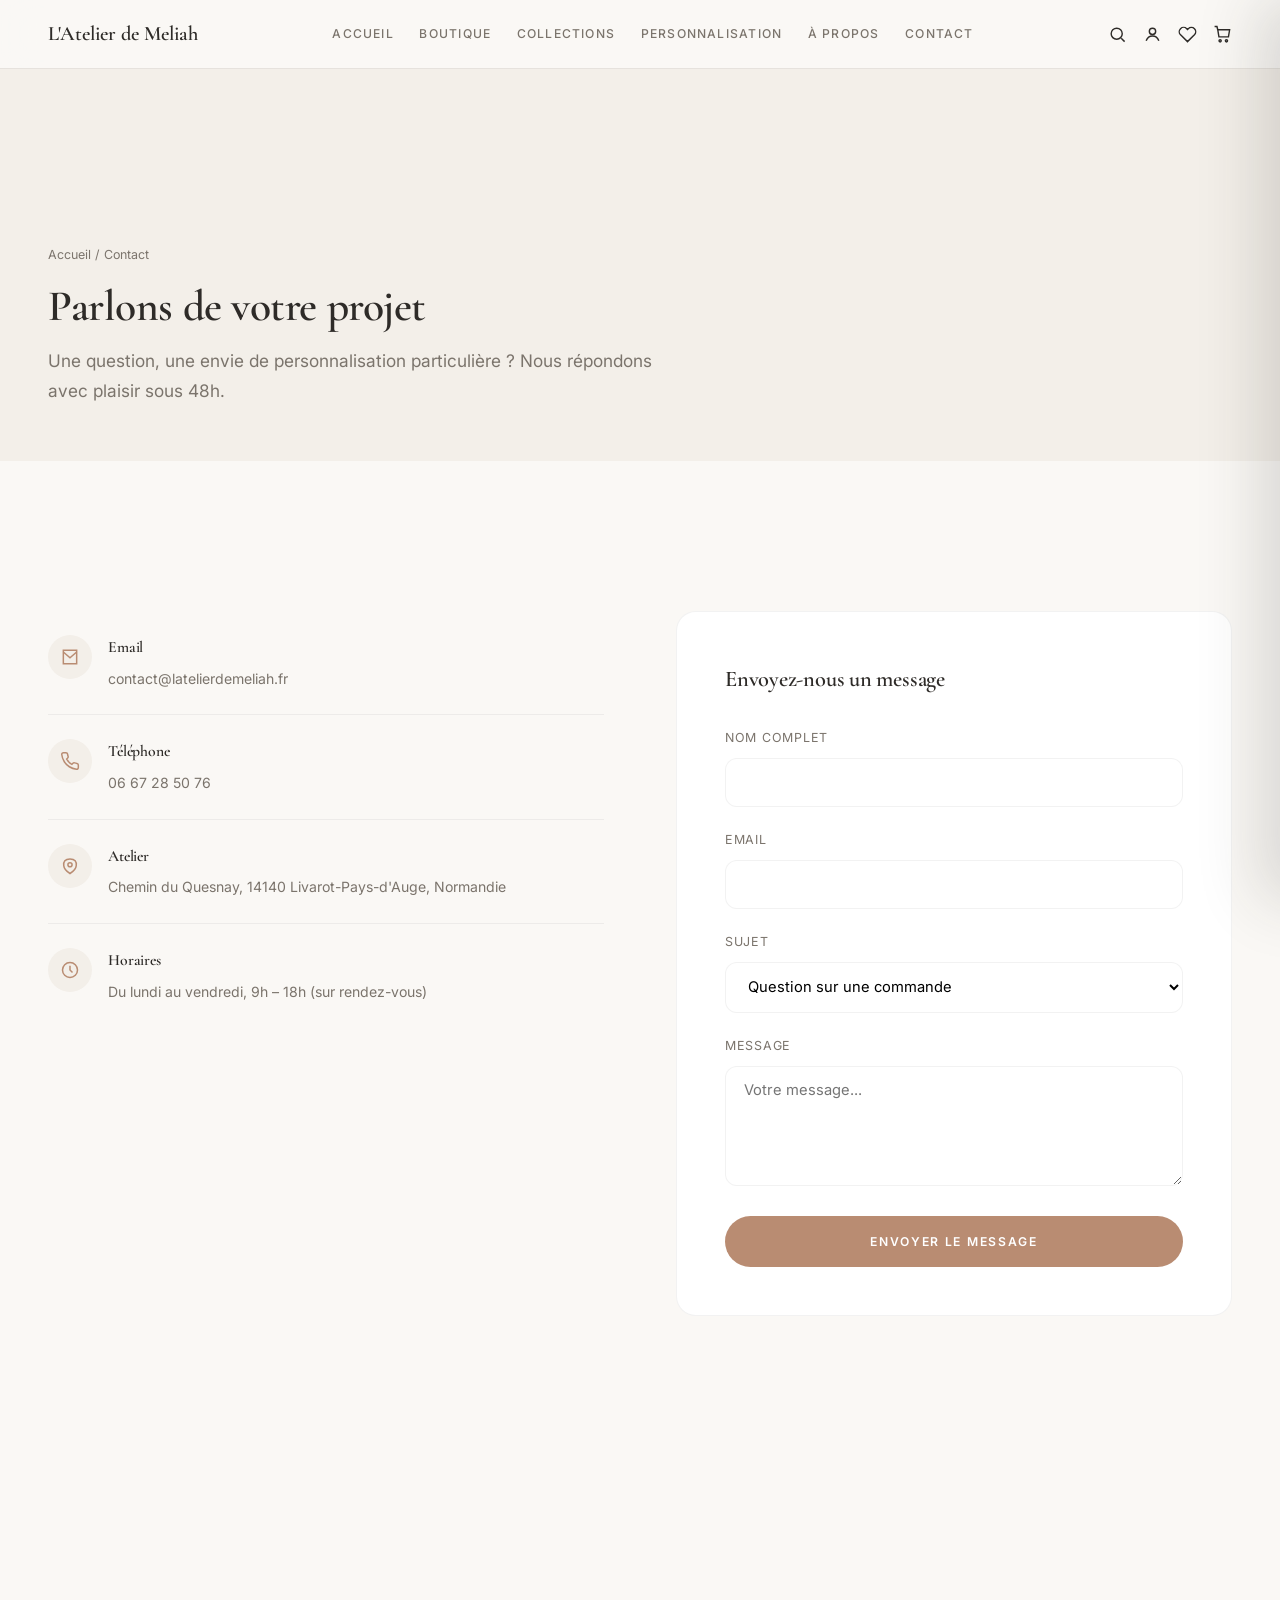
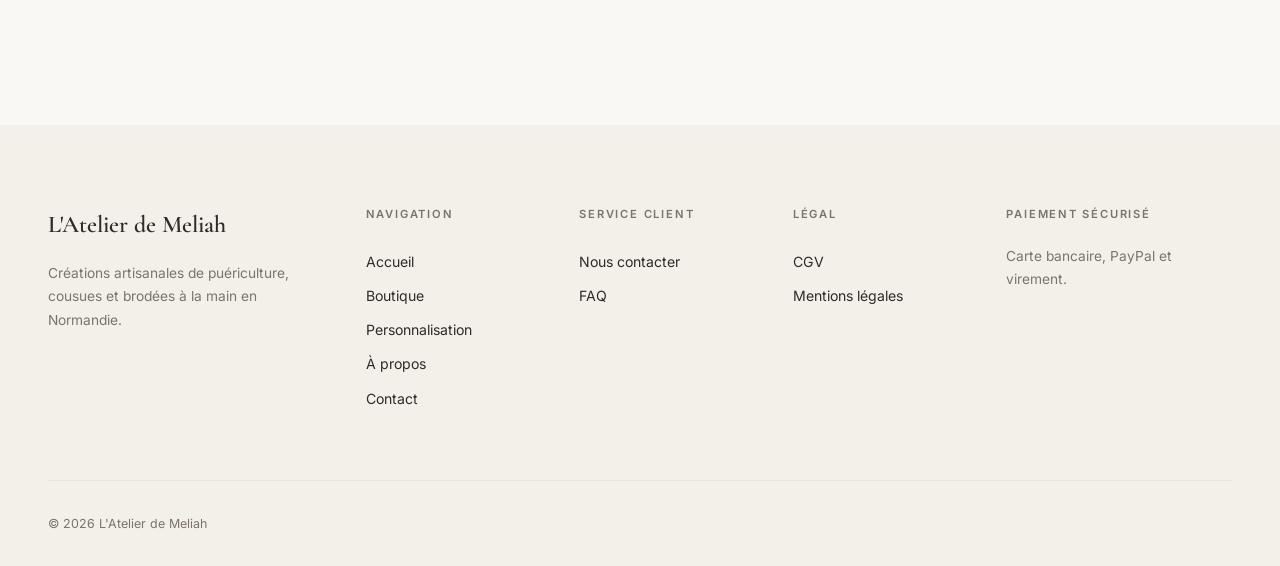
<file: contact.html>
<!DOCTYPE html>
<html lang="fr">
<head>
<meta charset="UTF-8">
<meta name="viewport" content="width=device-width, initial-scale=1.0">
<title>Contact | L'Atelier de Meliah</title>
<meta name="description" content="Contactez L'Atelier de Meliah pour toute question sur nos créations, une commande personnalisée ou un projet sur-mesure.">
<link rel="canonical" href="https://www.latelierdemeliah.fr/contact.html">
<link rel="icon" href="images/logo.png">
<link rel="preconnect" href="https://fonts.googleapis.com">
<link rel="preconnect" href="https://fonts.gstatic.com" crossorigin>
<link href="https://fonts.googleapis.com/css2?family=Cormorant+Garamond:wght@500;600;700&family=Inter:wght@300;400;500;600;700&display=swap" rel="stylesheet">
<link rel="stylesheet" href="css/style.css?v=3">
<style>
  .contact-grid{ display:grid; grid-template-columns:1fr 1fr; gap:4.5rem; align-items:flex-start; }
  .contact-info-card{ display:flex; gap:1rem; align-items:flex-start; padding:1.5rem 0; border-bottom:1px solid var(--border); }
  .contact-info-card .ic{ width:44px; height:44px; border-radius:50%; background:var(--bg-2); display:flex; align-items:center; justify-content:center; color:var(--accent); flex-shrink:0; }
  .contact-info-card h4{ font-size:0.98rem; margin-bottom:0.3rem; }
  .contact-info-card p{ font-size:0.88rem; color:var(--ink-soft); }
  .contact-form-wrap{ background:var(--card); border:1px solid var(--border); border-radius:var(--radius); padding:3rem; }
  .form-field{ margin-bottom:1.4rem; }
  .form-field label{ font-size:0.78rem; letter-spacing:0.06em; text-transform:uppercase; display:block; margin-bottom:0.6rem; color:var(--ink-soft); }
  .form-field input, .form-field textarea, .form-field select{ width:100%; padding:0.9rem 1.1rem; border-radius:12px; border:1px solid var(--border); font-family:inherit; font-size:0.92rem; background:#fff; }
  .form-field textarea{ resize:vertical; min-height:120px; }
  .map-block{ aspect-ratio:16/10; border-radius:var(--radius); overflow:hidden; margin-top:2.5rem; }
  .map-block iframe{ width:100%; height:100%; border:0; }
  @media (max-width:900px){ .contact-grid{ grid-template-columns:1fr; } .contact-grid > *{ min-width:0; } .contact-form-wrap{ padding:2rem; } }
</style>
</head>
<body>

<header class="site scrolled" style="position:relative;">
  <div class="container nav-row">
    <a href="index.html" class="brand">L'Atelier de Meliah</a>
    <nav class="nav-links">
      <a href="index.html">Accueil</a>
      <a href="boutique.html">Boutique</a>
      <a href="index.html#collections">Collections</a>
      <a href="personnalisation.html">Personnalisation</a>
      <a href="a-propos.html">À propos</a>
      <a href="contact.html">Contact</a>
    </nav>
    <div class="nav-icons">
      <button aria-label="Recherche"><svg width="19" height="19" viewBox="0 0 24 24" fill="none" stroke="currentColor" stroke-width="1.8"><circle cx="11" cy="11" r="7"/><path d="m21 21-4.3-4.3"/></svg></button>
      <a href="compte.html" class="icon-account" aria-label="Compte"><svg width="19" height="19" viewBox="0 0 24 24" fill="none" stroke="currentColor" stroke-width="1.8"><circle cx="12" cy="8" r="4"/><path d="M4 20c1.5-4 5-6 8-6s6.5 2 8 6"/></svg></a>
      <a href="a-propos.html#favoris" aria-label="Favoris" style="position:relative;">
        <svg width="19" height="19" viewBox="0 0 24 24" fill="none" stroke="currentColor" stroke-width="1.8"><path d="M20.8 4.6a5.5 5.5 0 0 0-7.8 0L12 5.6l-1-1a5.5 5.5 0 0 0-7.8 7.8l1 1L12 21l7.8-7.8 1-1a5.5 5.5 0 0 0 0-7.6Z"/></svg>
        <span class="icon-badge fav-count" style="display:none;">0</span>
      </a>
      <button data-cart-open aria-label="Panier" style="position:relative;">
        <svg width="19" height="19" viewBox="0 0 24 24" fill="none" stroke="currentColor" stroke-width="1.8"><path d="M6 6h15l-1.5 9h-12z"/><path d="M6 6 5 2H2"/><circle cx="9" cy="20" r="1.4"/><circle cx="17" cy="20" r="1.4"/></svg>
        <span class="icon-badge cart-count" style="display:none;">0</span>
      </button>
      <a href="boutique.html" class="btn btn-primary btn-sm nav-cta">Découvrir la collection</a>
    </div>
    <button class="burger" aria-label="Menu"><span></span><span></span><span></span></button>
  </div>
</header>
<nav class="mobile-nav">
  <button class="mobile-nav-close" aria-label="Fermer le menu"><span></span><span></span></button>
  <a href="index.html">Accueil</a>
  <a href="boutique.html">Boutique</a>
  <a href="personnalisation.html">Personnalisation</a>
  <a href="a-propos.html">À propos</a>
  <a href="contact.html">Contact</a>
</nav>

<section class="page-hero">
  <div class="container">
    <div class="breadcrumb"><a href="index.html">Accueil</a> / Contact</div>
    <h1 class="h-section">Parlons de votre projet</h1>
    <p class="lead" style="margin-top:1rem;">Une question, une envie de personnalisation particulière ? Nous répondons avec plaisir sous 48h.</p>
  </div>
</section>

<section class="section">
  <div class="container contact-grid">
    <div class="reveal">
      <div class="contact-info-card">
        <div class="ic"><svg width="20" height="20" viewBox="0 0 24 24" fill="none" stroke="currentColor" stroke-width="1.8"><path d="M4 4h16v16H4z"/><path d="m4 6 8 7 8-7"/></svg></div>
        <div><h4>Email</h4><p>contact@latelierdemeliah.fr</p></div>
      </div>
      <div class="contact-info-card">
        <div class="ic"><svg width="20" height="20" viewBox="0 0 24 24" fill="none" stroke="currentColor" stroke-width="1.8"><path d="M22 16.9v3a2 2 0 0 1-2.2 2 19.8 19.8 0 0 1-8.6-3 19.5 19.5 0 0 1-6-6A19.8 19.8 0 0 1 2.1 4.2 2 2 0 0 1 4.1 2h3a2 2 0 0 1 2 1.7c.1.9.3 1.8.6 2.7a2 2 0 0 1-.5 2.1L8 9.7a16 16 0 0 0 6.3 6.3l1.2-1.2a2 2 0 0 1 2.1-.5c.9.3 1.8.5 2.7.6a2 2 0 0 1 1.7 2Z"/></svg></div>
        <div><h4>Téléphone</h4><p>06 67 28 50 76</p></div>
      </div>
      <div class="contact-info-card">
        <div class="ic"><svg width="20" height="20" viewBox="0 0 24 24" fill="none" stroke="currentColor" stroke-width="1.8"><path d="M12 21s-7-4.35-7.5-9.5C4 7 6 3.5 12 3.5S20 7 19.5 11.5C19 16.65 12 21 12 21Z"/><circle cx="12" cy="10.5" r="2.5"/></svg></div>
        <div><h4>Atelier</h4><p>Chemin du Quesnay, 14140 Livarot-Pays-d'Auge, Normandie</p></div>
      </div>
      <div class="contact-info-card" style="border-bottom:none;">
        <div class="ic"><svg width="20" height="20" viewBox="0 0 24 24" fill="none" stroke="currentColor" stroke-width="1.8"><circle cx="12" cy="12" r="9"/><path d="M12 7v5l3 3"/></svg></div>
        <div><h4>Horaires</h4><p>Du lundi au vendredi, 9h – 18h (sur rendez-vous)</p></div>
      </div>
      <div class="map-block">
        <iframe src="https://www.google.com/maps?q=Livarot-Pays-d'Auge,Normandie&output=embed" loading="lazy" title="Localisation de l'atelier"></iframe>
      </div>
    </div>

    <div class="contact-form-wrap reveal">
      <h3 style="font-size:1.4rem; margin-bottom:1.8rem;">Envoyez-nous un message</h3>
      <form id="contact-form">
        <div class="form-field"><label>Nom complet</label><input type="text" required></div>
        <div class="form-field"><label>Email</label><input type="email" required></div>
        <div class="form-field"><label>Sujet</label>
          <select>
            <option>Question sur une commande</option>
            <option>Demande de personnalisation</option>
            <option>Partenariat / presse</option>
            <option>Autre</option>
          </select>
        </div>
        <div class="form-field"><label>Message</label><textarea required placeholder="Votre message..."></textarea></div>
        <button type="submit" class="btn btn-primary btn-block">Envoyer le message</button>
      </form>
    </div>
  </div>
</section>

<footer class="site">
  <div class="container">
    <div class="footer-grid">
      <div>
        <a href="index.html" class="footer-brand">L'Atelier de Meliah</a>
        <p class="footer-tag">Créations artisanales de puériculture, cousues et brodées à la main en Normandie.</p>
      </div>
      <div class="footer-col">
        <h5>Navigation</h5>
        <a href="index.html">Accueil</a>
        <a href="boutique.html">Boutique</a>
        <a href="personnalisation.html">Personnalisation</a>
        <a href="a-propos.html">À propos</a>
        <a href="contact.html">Contact</a>
      </div>
      <div class="footer-col">
        <h5>Service client</h5>
        <a href="contact.html">Nous contacter</a>
        <a href="a-propos.html#faq">FAQ</a>
      </div>
      <div class="footer-col">
        <h5>Légal</h5>
        <a href="a-propos.html#cgv">CGV</a>
        <a href="a-propos.html#mentions">Mentions légales</a>
      </div>
      <div class="footer-col">
        <h5>Paiement sécurisé</h5>
        <p style="font-size:0.86rem; color:var(--ink-soft);">Carte bancaire, PayPal et virement.</p>
      </div>
    </div>
    <div class="footer-bottom"><span>© <span class="year"></span> L'Atelier de Meliah</span></div>
  </div>
</footer>

<div class="cart-overlay" data-cart-close></div>
<aside class="cart-drawer">
  <div class="cart-head">
    <h3 style="font-size:1.3rem;">Votre panier</h3>
    <button data-cart-close aria-label="Fermer" style="background:none;border:none;font-size:1.4rem;">&times;</button>
  </div>
  <div class="cart-items"></div>
  <div class="cart-foot">
    <div class="cart-subtotal"><span>Sous-total</span><span class="amount">0 €</span></div>
    <a href="panier.html" class="btn btn-primary btn-block">Voir le panier</a>
  </div>
</aside>

<script src="js/products.js"></script>
<script src="js/main.js?v=3"></script>
<script src="meliah-animations.js" defer></script>
</body>
</html>
</file>
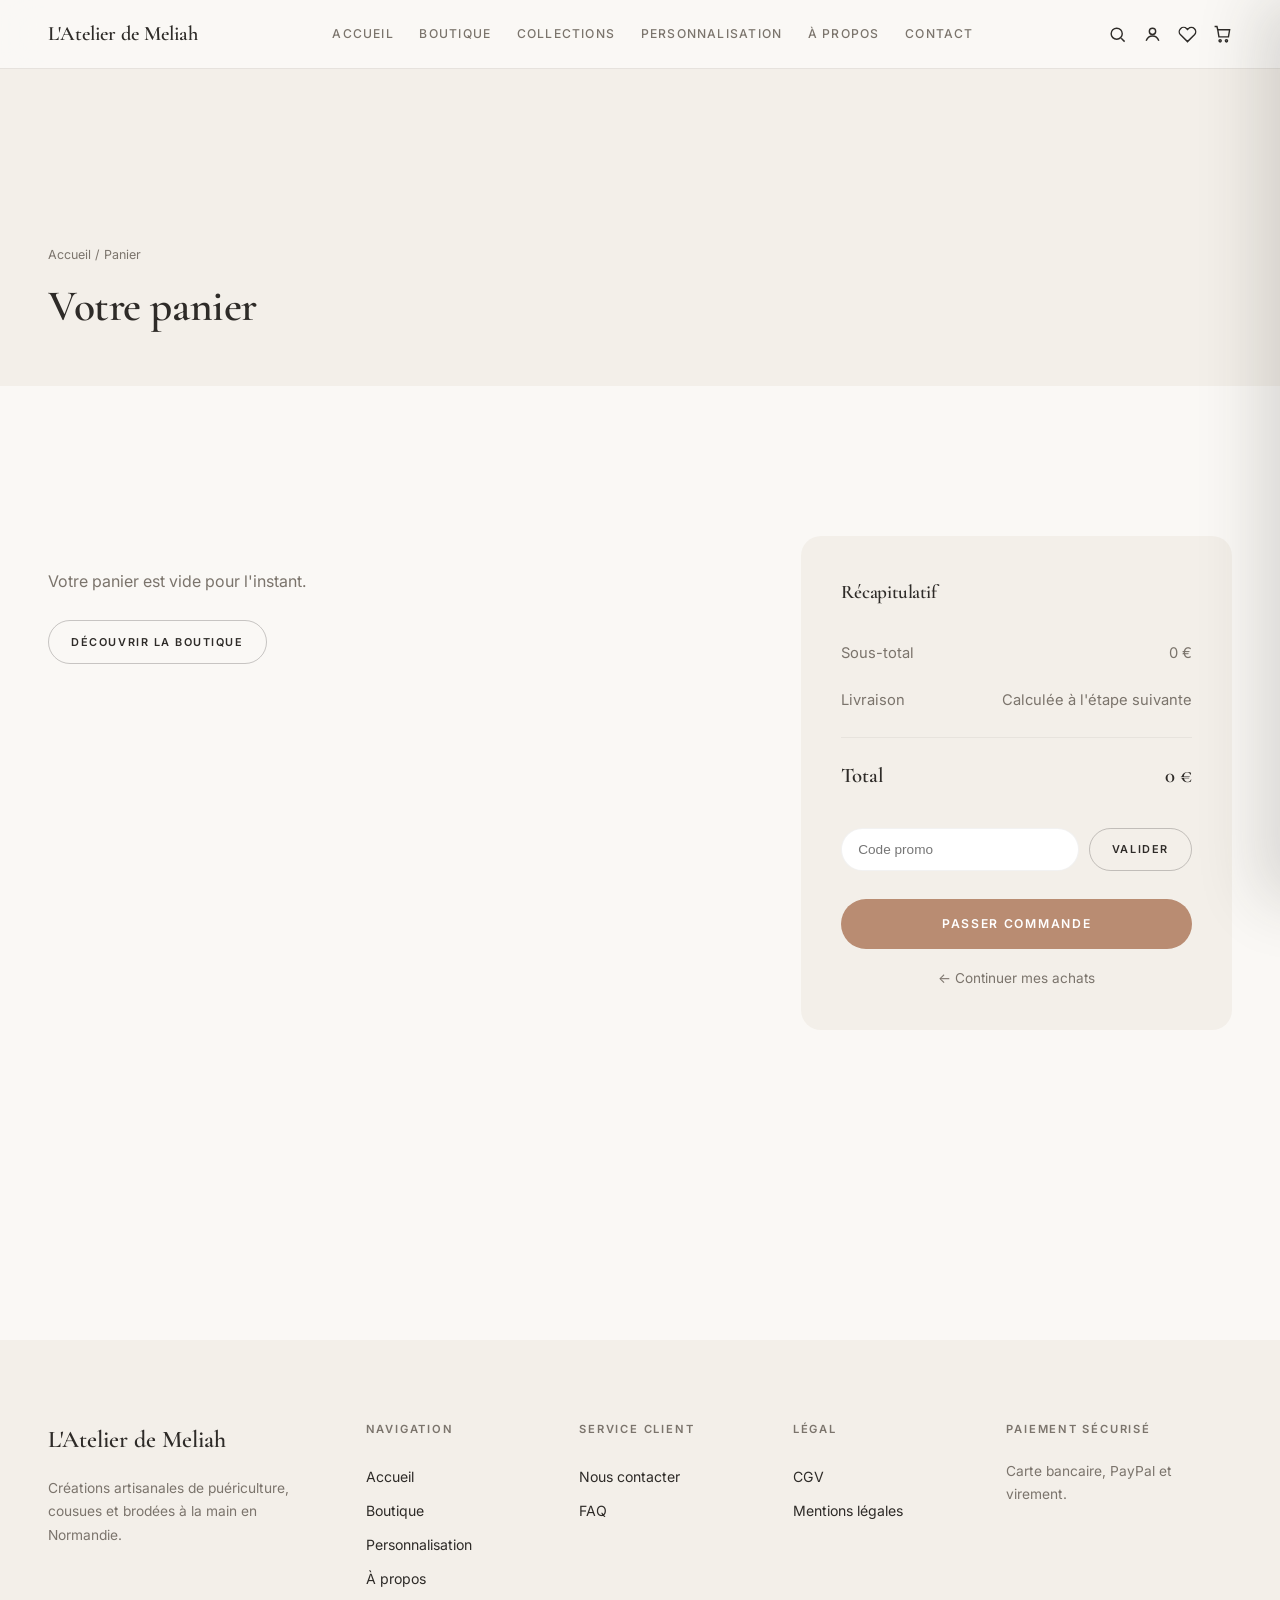
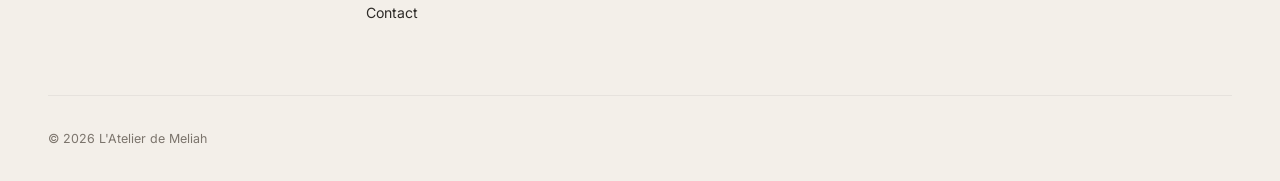
<file: panier.html>
<!DOCTYPE html>
<html lang="fr">
<head>
<meta charset="UTF-8">
<meta name="viewport" content="width=device-width, initial-scale=1.0">
<title>Votre panier | L'Atelier de Meliah</title>
<meta name="robots" content="noindex">
<link rel="icon" href="images/logo.png">
<link rel="preconnect" href="https://fonts.googleapis.com">
<link rel="preconnect" href="https://fonts.gstatic.com" crossorigin>
<link href="https://fonts.googleapis.com/css2?family=Cormorant+Garamond:wght@500;600;700&family=Inter:wght@300;400;500;600;700&display=swap" rel="stylesheet">
<link rel="stylesheet" href="css/style.css?v=3">
<style>
  .cart-page-grid{ display:grid; grid-template-columns:1.6fr 1fr; gap:4rem; align-items:flex-start; }
  .cart-page-line{ display:grid; grid-template-columns:100px 1fr auto auto; gap:1.5rem; align-items:center; padding:1.75rem 0; border-bottom:1px solid var(--border); }
  .cart-page-line img{ width:100px; height:118px; object-fit:cover; border-radius:12px; }
  .cart-page-line h4{ font-size:1rem; font-family:var(--font-sans); font-weight:600; }
  .cart-page-line .opt{ font-size:0.8rem; color:var(--ink-soft); margin-top:0.3rem; }
  .qty-box{ display:flex; align-items:center; gap:0.7rem; margin-top:0.7rem; }
  .qty-box button{ width:26px; height:26px; border-radius:50%; border:1px solid var(--border); background:none; }
  .line-price{ font-family:var(--font-display); font-weight:600; font-size:1.1rem; color:var(--accent); white-space:nowrap; }
  .summary-card{ background:var(--bg-2); border-radius:var(--radius); padding:2.5rem; position:sticky; top:120px; }
  .summary-row{ display:flex; justify-content:space-between; padding:0.7rem 0; font-size:0.92rem; color:var(--ink-soft); }
  .summary-row.total{ border-top:1px solid var(--border); margin-top:0.8rem; padding-top:1.2rem; font-family:var(--font-display); font-size:1.3rem; font-weight:600; color:var(--ink); }
  .promo-row{ display:flex; gap:0.6rem; margin-top:1.5rem; }
  .promo-row input{ flex:1; min-width:0; padding:0.8rem 1rem; border-radius:999px; border:1px solid var(--border); font-size:0.85rem; }
  @media (max-width:900px){
    .cart-page-grid{ grid-template-columns:1fr; }
    .cart-page-grid > *{ min-width:0; }
    .cart-page-line{ grid-template-columns:76px 1fr; min-width:0; }
    .cart-page-line .line-price, .cart-page-line .cart-remove{ grid-column:2; }
  }
</style>
</head>
<body>

<header class="site scrolled" style="position:relative;">
  <div class="container nav-row">
    <a href="index.html" class="brand">L'Atelier de Meliah</a>
    <nav class="nav-links">
      <a href="index.html">Accueil</a>
      <a href="boutique.html">Boutique</a>
      <a href="index.html#collections">Collections</a>
      <a href="personnalisation.html">Personnalisation</a>
      <a href="a-propos.html">À propos</a>
      <a href="contact.html">Contact</a>
    </nav>
    <div class="nav-icons">
      <button aria-label="Recherche"><svg width="19" height="19" viewBox="0 0 24 24" fill="none" stroke="currentColor" stroke-width="1.8"><circle cx="11" cy="11" r="7"/><path d="m21 21-4.3-4.3"/></svg></button>
      <a href="compte.html" class="icon-account" aria-label="Compte"><svg width="19" height="19" viewBox="0 0 24 24" fill="none" stroke="currentColor" stroke-width="1.8"><circle cx="12" cy="8" r="4"/><path d="M4 20c1.5-4 5-6 8-6s6.5 2 8 6"/></svg></a>
      <a href="a-propos.html#favoris" aria-label="Favoris" style="position:relative;">
        <svg width="19" height="19" viewBox="0 0 24 24" fill="none" stroke="currentColor" stroke-width="1.8"><path d="M20.8 4.6a5.5 5.5 0 0 0-7.8 0L12 5.6l-1-1a5.5 5.5 0 0 0-7.8 7.8l1 1L12 21l7.8-7.8 1-1a5.5 5.5 0 0 0 0-7.6Z"/></svg>
        <span class="icon-badge fav-count" style="display:none;">0</span>
      </a>
      <button data-cart-open aria-label="Panier" style="position:relative;">
        <svg width="19" height="19" viewBox="0 0 24 24" fill="none" stroke="currentColor" stroke-width="1.8"><path d="M6 6h15l-1.5 9h-12z"/><path d="M6 6 5 2H2"/><circle cx="9" cy="20" r="1.4"/><circle cx="17" cy="20" r="1.4"/></svg>
        <span class="icon-badge cart-count" style="display:none;">0</span>
      </button>
      <a href="boutique.html" class="btn btn-primary btn-sm nav-cta">Découvrir la collection</a>
    </div>
    <button class="burger" aria-label="Menu"><span></span><span></span><span></span></button>
  </div>
</header>
<nav class="mobile-nav">
  <button class="mobile-nav-close" aria-label="Fermer le menu"><span></span><span></span></button>
  <a href="index.html">Accueil</a>
  <a href="boutique.html">Boutique</a>
  <a href="personnalisation.html">Personnalisation</a>
  <a href="a-propos.html">À propos</a>
  <a href="contact.html">Contact</a>
</nav>

<section class="page-hero">
  <div class="container">
    <div class="breadcrumb"><a href="index.html">Accueil</a> / Panier</div>
    <h1 class="h-section">Votre panier</h1>
  </div>
</section>

<section class="section">
  <div class="container">
    <div class="cart-page-grid">
      <div id="panier-page-items"></div>
      <div class="summary-card">
        <h3 style="font-size:1.2rem; margin-bottom:1.3rem;">Récapitulatif</h3>
        <div class="summary-row"><span>Sous-total</span><span id="sum-subtotal">0 €</span></div>
        <div class="summary-row"><span>Livraison</span><span id="sum-shipping">Calculée à l'étape suivante</span></div>
        <div class="summary-row total"><span>Total</span><span id="sum-total">0 €</span></div>
        <div class="promo-row">
          <input type="text" placeholder="Code promo">
          <button class="btn btn-outline-dark btn-sm">Valider</button>
        </div>
        <button class="btn btn-primary btn-block" style="margin-top:1.75rem;" onclick="showToast('Paiement disponible prochainement — merci de votre confiance !')">Passer commande</button>
        <a href="boutique.html" style="display:block; text-align:center; margin-top:1.1rem; font-size:0.85rem; color:var(--ink-soft);">← Continuer mes achats</a>
      </div>
    </div>
  </div>
</section>

<footer class="site">
  <div class="container">
    <div class="footer-grid">
      <div>
        <a href="index.html" class="footer-brand">L'Atelier de Meliah</a>
        <p class="footer-tag">Créations artisanales de puériculture, cousues et brodées à la main en Normandie.</p>
      </div>
      <div class="footer-col">
        <h5>Navigation</h5>
        <a href="index.html">Accueil</a>
        <a href="boutique.html">Boutique</a>
        <a href="personnalisation.html">Personnalisation</a>
        <a href="a-propos.html">À propos</a>
        <a href="contact.html">Contact</a>
      </div>
      <div class="footer-col">
        <h5>Service client</h5>
        <a href="contact.html">Nous contacter</a>
        <a href="a-propos.html#faq">FAQ</a>
      </div>
      <div class="footer-col">
        <h5>Légal</h5>
        <a href="a-propos.html#cgv">CGV</a>
        <a href="a-propos.html#mentions">Mentions légales</a>
      </div>
      <div class="footer-col">
        <h5>Paiement sécurisé</h5>
        <p style="font-size:0.86rem; color:var(--ink-soft);">Carte bancaire, PayPal et virement.</p>
      </div>
    </div>
    <div class="footer-bottom"><span>© <span class="year"></span> L'Atelier de Meliah</span></div>
  </div>
</footer>

<div class="cart-overlay" data-cart-close></div>
<aside class="cart-drawer">
  <div class="cart-head">
    <h3 style="font-size:1.3rem;">Votre panier</h3>
    <button data-cart-close aria-label="Fermer" style="background:none;border:none;font-size:1.4rem;">&times;</button>
  </div>
  <div class="cart-items"></div>
  <div class="cart-foot">
    <div class="cart-subtotal"><span>Sous-total</span><span class="amount">0 €</span></div>
    <a href="panier.html" class="btn btn-primary btn-block">Voir le panier</a>
  </div>
</aside>

<script src="js/products.js"></script>
<script src="js/main.js?v=3"></script>
<script>
  function renderCartPage(){
    const wrap = document.getElementById('panier-page-items');
    const items = Cart.read();
    if(!items.length){
      wrap.innerHTML = `<div class="cart-empty" style="text-align:left; padding:2rem 0;">
        <p style="color:var(--ink-soft);">Votre panier est vide pour l'instant.</p>
        <a href="boutique.html" class="btn btn-outline-dark btn-sm" style="margin-top:1.5rem;">Découvrir la boutique</a>
      </div>`;
    } else {
      wrap.innerHTML = items.map((item, idx) => {
        const p = findProduct(item.id);
        if(!p) return '';
        const opts = [];
        if(item.opts){
          if(item.opts.color) opts.push(item.opts.color);
          if(item.opts.fabric) opts.push(item.opts.fabric);
          if(item.opts.prenom) opts.push(`Prénom : ${item.opts.prenom}`);
        }
        return `
        <div class="cart-page-line">
          <img src="${p.img}" alt="${p.name}">
          <div>
            <h4>${p.name}</h4>
            ${opts.length ? `<div class="opt">${opts.join(' · ')}</div>` : ''}
            <div class="qty-box">
              <button onclick="Cart.setQty(${idx}, ${item.qty-1})">−</button>
              <span>${item.qty}</span>
              <button onclick="Cart.setQty(${idx}, ${item.qty+1})">+</button>
            </div>
          </div>
          <div class="line-price">${euros(p.price*item.qty)}</div>
          <button class="cart-remove" style="align-self:flex-start;" onclick="Cart.remove(${idx})">Retirer</button>
        </div>`;
      }).join('');
    }
    const subtotal = Cart.subtotal();
    document.getElementById('sum-subtotal').textContent = euros(subtotal);
    document.getElementById('sum-total').textContent = euros(subtotal);
  }
  renderCartPage();
</script>
<script src="meliah-animations.js" defer></script>
</body>
</html>
</file>
<file: css/style.css>
/* =========================================================
   L'Atelier de Meliah — Design system
   ========================================================= */

:root{
  --bg:            #FAF8F5;
  --bg-2:          #F3EFE9;
  --ink:           #2E2B28;
  --ink-soft:      #7B746C;
  --accent:        #B98C72;
  --accent-2:      #D8BFA8;
  --card:          #FFFFFF;
  --border:        rgba(0,0,0,0.05);

  --font-display:  'Cormorant Garamond', Georgia, serif;
  --font-sans:     'Inter', system-ui, -apple-system, sans-serif;

  --radius:        20px;
  --radius-sm:     12px;
  --gutter:        clamp(1.5rem, 5vw, 3rem);
  --section-gap:   160px;
  --ease:          cubic-bezier(0.16, 1, 0.3, 1);
}

*{ box-sizing:border-box; margin:0; padding:0; }
html{ scroll-behavior:smooth; }
body{
  font-family:var(--font-sans);
  background:var(--bg);
  color:var(--ink);
  -webkit-font-smoothing:antialiased;
  line-height:1.7;
  font-weight:400;
  overflow-x:hidden;
}
img{ display:block; max-width:100%; height:auto; }
a{ color:inherit; text-decoration:none; }
button{ font-family:inherit; cursor:pointer; }
::selection{ background:var(--accent); color:#fff; }

.container{ max-width:1360px; margin:0 auto; padding:0 var(--gutter); }
.container-narrow{ max-width:900px; margin:0 auto; padding:0 var(--gutter); }
.section{ padding:110px 0; }
@media (min-width:1024px){ .section{ padding:150px 0; } }

/* ---------- Typography ---------- */
h1,h2,h3,h4{ font-family:var(--font-display); font-weight:600; color:var(--ink); letter-spacing:-0.01em; }
.eyebrow{
  font-size:0.72rem; letter-spacing:0.24em; text-transform:uppercase;
  color:var(--accent); font-weight:600; display:inline-flex; align-items:center; gap:0.85rem;
}
.eyebrow::before{ content:''; width:28px; height:1px; background:var(--accent); display:inline-block; }
.h-display{ font-size:clamp(2.4rem, 4.6vw, 4.2rem); line-height:1.06; }
.h-section{ font-size:clamp(2rem, 3.4vw, 3rem); line-height:1.12; }
.italic-accent{ font-style:italic; color:var(--accent); }
.lead{ font-size:1.08rem; color:var(--ink-soft); max-width:38rem; }
.section-head{ text-align:center; max-width:46rem; margin:0 auto 4.5rem; }
.section-head.left{ text-align:left; margin:0 0 4.5rem; }

/* ---------- Buttons ---------- */
.btn{
  display:inline-flex; align-items:center; justify-content:center; gap:0.6rem;
  padding:1.05rem 2.1rem; border-radius:999px; font-size:0.76rem;
  letter-spacing:0.14em; text-transform:uppercase; font-weight:600;
  transition:all 0.4s var(--ease); white-space:nowrap; border:1px solid transparent;
}
.btn-primary{ background:var(--accent); color:#fff; }
.btn-primary:hover{ background:#a67a61; transform:translateY(-2px); }
.btn-accent{ background:var(--accent); color:#fff; }
.btn-accent:hover{ background:#a67a61; transform:translateY(-2px); }
.btn-outline{ background:transparent; color:#fff; border-color:rgba(255,255,255,0.55); }
.btn-outline:hover{ background:rgba(255,255,255,0.14); border-color:#fff; }
.btn-outline-dark{ background:transparent; color:var(--ink); border-color:rgba(46,43,40,0.25); }
.btn-outline-dark:hover{ background:var(--ink); color:#fff; border-color:var(--ink); }
.btn-sm{ padding:0.75rem 1.4rem; font-size:0.68rem; }
.btn-block{ width:100%; }

/* ---------- Header ---------- */
header.site{
  position:fixed; top:0; left:0; right:0; z-index:100;
  padding:1.75rem 0; transition:all 0.4s var(--ease);
}
header.site.scrolled{
  background:rgba(250,248,245,0.86); backdrop-filter:blur(18px); -webkit-backdrop-filter:blur(18px);
  padding:1.05rem 0; box-shadow:0 1px 0 var(--border);
}
.nav-row{ display:grid; grid-template-columns:auto 1fr auto; align-items:center; gap:1.25rem; }
.brand{ font-family:var(--font-display); font-size:clamp(1.15rem, 1.6vw, 1.4rem); font-weight:600; color:#fff; letter-spacing:0; transition:color 0.4s; white-space:nowrap; }
header.site.scrolled .brand{ color:var(--ink); }
.nav-links{ display:flex; gap:clamp(1rem, 2vw, 2rem); justify-content:center; white-space:nowrap; }
.nav-links a{
  font-size:0.76rem; letter-spacing:0.1em; text-transform:uppercase; font-weight:500;
  color:rgba(255,255,255,0.9); transition:color 0.3s; position:relative;
}
header.site.scrolled .nav-links a{ color:var(--ink-soft); }
.nav-links a:hover{ color:var(--accent-2); }
header.site.scrolled .nav-links a:hover{ color:var(--accent); }
.nav-icons{ display:flex; align-items:center; justify-content:flex-end; gap:1rem; }
.nav-icons button, .nav-icons a{ position:relative; color:#fff; transition:color 0.3s; display:flex; }
.nav-icons button{ background:none; border:none; padding:0; cursor:pointer; -webkit-appearance:none; appearance:none; }
header.site.scrolled .nav-icons button, header.site.scrolled .nav-icons a{ color:var(--ink); }
.nav-icons button:hover, .nav-icons a:hover{ color:var(--accent); }
.icon-badge{
  position:absolute; top:-7px; right:-8px; background:var(--accent); color:#fff;
  font-size:0.6rem; font-weight:700; width:16px; height:16px; border-radius:50%;
  display:flex; align-items:center; justify-content:center;
}
.nav-cta{ margin-left:0.5rem; }
header.site:not(.scrolled) .nav-cta.btn-primary{ background:rgba(255,255,255,0.16); border:1px solid rgba(255,255,255,0.5); }

.burger{ display:none; width:40px; height:40px; background:none; border:none; flex-direction:column; align-items:center; justify-content:center; gap:5px; }
.burger span{ width:22px; height:1.5px; background:#fff; transition:0.3s; }
header.site.scrolled .burger span{ background:var(--ink); }

.mobile-nav{
  position:fixed; inset:0; z-index:200; background:var(--bg);
  display:flex; flex-direction:column; align-items:center; justify-content:center; gap:2rem;
  opacity:0; visibility:hidden; transform:translateY(-16px); transition:0.4s var(--ease);
}
.mobile-nav.open{ opacity:1; visibility:visible; transform:translateY(0); }
.mobile-nav a{ font-family:var(--font-display); font-size:1.6rem; color:var(--ink); }
.mobile-nav-close{
  position:absolute; top:1.6rem; right:var(--gutter); width:40px; height:40px;
  background:none; border:none; display:flex; align-items:center; justify-content:center;
}
.mobile-nav-close span{ position:absolute; width:22px; height:1.5px; background:var(--ink); }
.mobile-nav-close span:first-child{ transform:rotate(45deg); }
.mobile-nav-close span:last-child{ transform:rotate(-45deg); }

/* ---------- Hero ---------- */
.hero{
  min-height:100vh; position:relative; display:flex; align-items:flex-end;
  padding:10rem 0 5rem; color:#fff; overflow:hidden; contain:paint;
}
.hero-bg{
  position:absolute; inset:0; background-size:cover; background-position:center;
}
.hero-bg::after{
  content:''; position:absolute; inset:0;
  background:linear-gradient(180deg, rgba(46,43,40,0.25) 0%, rgba(46,43,40,0.78) 100%);
}
.hero-content{ position:relative; z-index:2; max-width:640px; min-width:0; }
.hero .eyebrow{ color:var(--accent-2); }
.hero .eyebrow::before{ background:var(--accent-2); }
.hero h1{ color:#fff; margin-top:1.5rem; }
.hero p.lead{ color:rgba(255,255,255,0.86); margin-top:1.5rem; }
.hero-actions{ display:flex; gap:1rem; flex-wrap:wrap; margin-top:2.5rem; }
.hero-scroll{
  position:absolute; right:var(--gutter); bottom:2.5rem; z-index:2; color:rgba(255,255,255,0.75);
  display:flex; align-items:center; gap:0.75rem; font-size:0.72rem; letter-spacing:0.14em; text-transform:uppercase;
}
.hero-scroll .line{ width:1px; height:44px; background:rgba(255,255,255,0.4); position:relative; overflow:hidden; }
.hero-scroll .line::after{ content:''; position:absolute; top:0; left:0; right:0; height:14px; background:#fff; animation:scrollLine 2s infinite; }
@keyframes scrollLine{ 0%{ transform:translateY(-20px);} 100%{ transform:translateY(58px);} }

/* ---------- Reassurance ---------- */
.reassurance-grid{ display:grid; grid-template-columns:repeat(4,1fr); gap:1.75rem; }
.reassurance-card{
  background:var(--card); border:1px solid var(--border); border-radius:var(--radius);
  padding:2.5rem 2rem; text-align:center; transition:transform 0.4s var(--ease), box-shadow 0.4s var(--ease);
}
.reassurance-card:hover{ transform:translateY(-6px); box-shadow:0 24px 48px -24px rgba(46,43,40,0.16); }
.reassurance-card .ic{
  width:52px; height:52px; margin:0 auto 1.4rem; border-radius:50%; background:var(--bg-2);
  display:flex; align-items:center; justify-content:center; color:var(--accent);
}
.reassurance-card h3{ font-size:1.02rem; font-family:var(--font-sans); font-weight:600; margin-bottom:0.5rem; }
.reassurance-card p{ font-size:0.86rem; color:var(--ink-soft); }

/* ---------- Collections ---------- */
.collections-grid{ display:grid; grid-template-columns:repeat(3,1fr); gap:1.75rem; }
.collection-card{
  position:relative; border-radius:var(--radius); overflow:hidden; aspect-ratio:3/4;
  background:var(--bg-2); cursor:pointer;
}
.collection-card:nth-child(3n+1){ grid-row: span 2; aspect-ratio:auto; }
.collection-card img{ position:absolute; inset:0; width:100%; height:100%; object-fit:cover; transition:transform 0.8s var(--ease); }
.collection-card:hover img{ transform:scale(1.08); }
.collection-card::after{
  content:''; position:absolute; inset:0;
  background:linear-gradient(0deg, rgba(46,43,40,0.72) 0%, rgba(46,43,40,0.05) 55%);
}
.collection-label{
  position:absolute; left:1.75rem; right:1.75rem; bottom:1.75rem; z-index:2; color:#fff;
}
.collection-label .eyebrow{ color:var(--accent-2); }
.collection-label .eyebrow::before{ background:var(--accent-2); }
.collection-label h3{ color:#fff; font-size:1.55rem; margin-top:0.5rem; }
.collection-label span.arrow{
  display:inline-flex; align-items:center; gap:0.5rem; margin-top:0.9rem; font-size:0.74rem;
  letter-spacing:0.1em; text-transform:uppercase; opacity:0; transform:translateY(6px);
  transition:0.4s var(--ease); color:rgba(255,255,255,0.9);
}
.collection-card:hover .arrow{ opacity:1; transform:translateY(0); }

/* ---------- Product cards ---------- */
.products-grid{ display:grid; grid-template-columns:repeat(4,1fr); gap:1.75rem; }
.product-card{ position:relative; }
.product-media{
  position:relative; display:block; border-radius:var(--radius); overflow:hidden; aspect-ratio:4/5; background:var(--bg-2);
}
.product-media img{ position:absolute; inset:0; width:100%; height:100%; object-fit:cover; transition:transform 0.7s var(--ease), opacity .5s ease; }
.product-media img.img-hover{ opacity:0; }
.product-card:hover .product-media img.img-base{ opacity:0; }
.product-card:hover .product-media img.img-hover{ opacity:1; }
.product-badge{
  position:absolute; top:1rem; left:1rem; z-index:2; background:var(--ink); color:#fff; font-size:0.62rem;
  letter-spacing:0.1em; text-transform:uppercase; font-weight:600; padding:0.4rem 0.8rem; border-radius:999px;
}
.product-fav{
  position:absolute; top:0.85rem; right:0.85rem; z-index:2; width:38px; height:38px; border-radius:50%;
  background:rgba(255,255,255,0.92); backdrop-filter:blur(4px); border:none; display:flex; align-items:center;
  justify-content:center; color:var(--ink); transition:0.3s;
}
.product-fav:hover, .product-fav.active{ color:var(--accent); }
.product-fav.active svg{ fill:var(--accent); }
.product-quickadd{
  position:absolute; left:0.85rem; right:0.85rem; bottom:0.85rem; z-index:2;
  opacity:0; transform:translateY(10px); transition:0.4s var(--ease);
}
.product-card:hover .product-quickadd{ opacity:1; transform:translateY(0); }
.product-info{ padding-top:1.1rem; display:flex; justify-content:space-between; align-items:flex-start; gap:0.5rem; }
.product-info h3{ font-family:var(--font-sans); font-weight:600; font-size:0.95rem; }
.product-info .cat{ font-size:0.74rem; color:var(--ink-soft); margin-top:0.2rem; }
.product-price{ font-family:var(--font-display); font-weight:600; font-size:1.1rem; color:var(--accent); white-space:nowrap; }
.product-stars{ display:flex; align-items:center; gap:0.3rem; margin-top:0.4rem; font-size:0.75rem; color:var(--ink-soft); }
.product-stars .stars{ color:var(--accent); letter-spacing:1px; }

/* ---------- Editorial / personalisation ---------- */
.editorial{
  position:relative; min-height:88vh; display:flex; align-items:center; border-radius:var(--radius);
  overflow:hidden; color:#fff; background-size:cover; background-position:center;
}
.editorial::after{ content:''; position:absolute; inset:0; background:linear-gradient(90deg, rgba(46,43,40,0.82) 0%, rgba(46,43,40,0.15) 65%); }
.editorial-content{ position:relative; z-index:2; padding:5rem; max-width:560px; min-width:0; }
.editorial .eyebrow{ color:var(--accent-2); }
.editorial .eyebrow::before{ background:var(--accent-2); }
.editorial h2{ color:#fff; margin-top:1.25rem; }
.editorial p{ color:rgba(255,255,255,0.85); margin-top:1.5rem; }
.editorial-steps{ margin-top:2.5rem; display:flex; flex-direction:column; gap:1.1rem; }
.editorial-steps li{ display:flex; align-items:center; gap:0.9rem; font-size:0.92rem; color:rgba(255,255,255,0.92); }
.editorial-steps li .dot{ width:6px; height:6px; border-radius:50%; background:var(--accent-2); flex-shrink:0; }
.editorial .btn{ margin-top:2.5rem; }

/* ---------- Atelier / story ---------- */
.atelier-grid{ display:grid; grid-template-columns:1fr 1fr; gap:5rem; align-items:center; }
.atelier-gallery{ position:relative; height:560px; }
.atelier-gallery img{ position:absolute; border-radius:var(--radius); object-fit:cover; box-shadow:0 30px 60px -20px rgba(46,43,40,0.28); }
.atelier-gallery .img1{ width:70%; height:78%; top:0; left:0; }
.atelier-gallery .img2{ width:52%; height:52%; bottom:0; right:0; border:6px solid var(--bg); }
.atelier-text p{ color:var(--ink-soft); margin-top:1.4rem; max-width:34rem; }
.atelier-stats{ display:flex; gap:3rem; margin-top:2.75rem; }
.atelier-stats .stat b{ font-family:var(--font-display); font-size:2rem; color:var(--accent); display:block; }
.atelier-stats .stat span{ font-size:0.78rem; color:var(--ink-soft); text-transform:uppercase; letter-spacing:0.06em; }

/* ---------- Testimonials ---------- */
.testi-grid{ display:grid; grid-template-columns:repeat(3,1fr); gap:1.75rem; }
.testi-card{ background:var(--card); border:1px solid var(--border); border-radius:var(--radius); padding:2.5rem; }
.testi-card .stars{ color:var(--accent); letter-spacing:2px; margin-bottom:1.2rem; display:block; }
.testi-card q{ font-size:1rem; color:var(--ink); line-height:1.75; quotes:none; display:block; }
.testi-photo{ width:100%; aspect-ratio:16/10; border-radius:var(--radius-sm); overflow:hidden; margin-bottom:1.5rem; }
.testi-photo img{ width:100%; height:100%; object-fit:cover; }
.testi-author{ display:flex; align-items:center; gap:0.85rem; margin-top:1.5rem; }
.testi-author .av{ width:42px; height:42px; border-radius:50%; overflow:hidden; background:var(--bg-2); }
.testi-author .av img{ width:100%; height:100%; object-fit:cover; }
.av-initials{ display:flex; align-items:center; justify-content:center; background:var(--accent-2); color:var(--ink); font-family:var(--font-display); font-weight:600; font-size:0.95rem; }
.testi-author b{ font-size:0.9rem; display:block; }
.testi-author span{ font-size:0.76rem; color:var(--ink-soft); }

/* ---------- Process timeline ---------- */
.process-row{ display:grid; grid-template-columns:repeat(5,1fr); gap:1.5rem; position:relative; }
.process-row::before{ content:''; position:absolute; top:1.4rem; left:8%; right:8%; height:1px; background:var(--border); }
.process-step{ text-align:center; position:relative; }
.process-num{
  width:2.8rem; height:2.8rem; border-radius:50%; background:var(--bg); border:1px solid var(--border);
  display:flex; align-items:center; justify-content:center; margin:0 auto 1.5rem; position:relative; z-index:2;
  font-family:var(--font-display); font-weight:600; color:var(--accent); font-size:1.15rem;
}
.process-step h4{ font-family:var(--font-sans); font-weight:600; font-size:0.95rem; margin-bottom:0.5rem; }
.process-step p{ font-size:0.82rem; color:var(--ink-soft); }

/* ---------- Instagram gallery ---------- */
.insta-grid{ display:grid; grid-template-columns:repeat(6,1fr); gap:0.6rem; }
.insta-item{ position:relative; aspect-ratio:1/1; border-radius:var(--radius-sm); overflow:hidden; }
.insta-item img{ width:100%; height:100%; object-fit:cover; transition:transform 0.6s var(--ease); }
.insta-item:hover img{ transform:scale(1.08); }
.insta-item::after{ content:''; position:absolute; inset:0; background:rgba(46,43,40,0); transition:0.3s; }
.insta-item:hover::after{ background:rgba(46,43,40,0.16); }

/* ---------- Newsletter ---------- */
.newsletter{ background:var(--ink); color:#fff; border-radius:var(--radius); padding:5rem var(--gutter); text-align:center; }
.newsletter h2{ color:#fff; }
.newsletter p{ color:rgba(255,255,255,0.72); margin-top:1rem; }
.newsletter-form{ display:flex; max-width:26rem; margin:2.5rem auto 0; gap:0.75rem; }
.newsletter-form input{
  flex:1; min-width:0; background:rgba(255,255,255,0.08); border:1px solid rgba(255,255,255,0.18); border-radius:999px;
  padding:1rem 1.4rem; color:#fff; font-size:0.9rem; outline:none;
}
.newsletter-form input::placeholder{ color:rgba(255,255,255,0.45); }
.newsletter-form input:focus{ border-color:var(--accent-2); }

/* ---------- Footer ---------- */
footer.site{ background:var(--bg-2); padding:5rem 0 2rem; margin-top:var(--section-gap); }
.footer-grid{ display:grid; grid-template-columns:1.6fr 1fr 1fr 1fr 1.3fr; gap:2.5rem; }
.footer-brand{ font-family:var(--font-display); font-size:1.5rem; font-weight:600; }
.footer-tag{ font-size:0.86rem; color:var(--ink-soft); margin-top:1rem; max-width:20rem; }
.footer-col h5{ font-size:0.7rem; letter-spacing:0.16em; text-transform:uppercase; color:var(--ink-soft); margin-bottom:1.3rem; font-weight:600; }
.footer-col a{ display:block; font-size:0.88rem; color:var(--ink); padding:0.32rem 0; transition:0.3s; }
.footer-col a:hover{ color:var(--accent); }
.footer-socials{ display:flex; gap:1rem; margin-top:1.5rem; }
.footer-socials a{ width:36px; height:36px; border-radius:50%; border:1px solid var(--border); display:flex; align-items:center; justify-content:center; color:var(--ink); transition:0.3s; }
.footer-socials a:hover{ background:var(--accent); color:#fff; border-color:var(--accent); }
.footer-bottom{ margin-top:4rem; padding-top:2rem; border-top:1px solid var(--border); display:flex; justify-content:space-between; gap:1rem; flex-wrap:wrap; font-size:0.78rem; color:var(--ink-soft); }
.footer-bottom a{ color:var(--ink-soft); }
.footer-bottom a:hover{ color:var(--accent); }

/* ---------- Breadcrumb / page hero ---------- */
.page-hero{ padding:11rem 0 3.5rem; background:var(--bg-2); }
.breadcrumb{ font-size:0.78rem; color:var(--ink-soft); margin-bottom:1rem; }
.breadcrumb a:hover{ color:var(--accent); }

/* ---------- Cart drawer ---------- */
.cart-drawer{
  position:fixed; top:0; right:0; bottom:0; width:min(440px,100vw); background:#fff; z-index:300;
  transform:translateX(100%); transition:transform 0.45s var(--ease); display:flex; flex-direction:column;
  box-shadow:-20px 0 60px rgba(46,43,40,0.16);
}
.cart-drawer.open{ transform:translateX(0); }
.cart-overlay{
  position:fixed; inset:0; background:rgba(46,43,40,0.4); z-index:290; opacity:0; visibility:hidden; transition:0.4s;
}
.cart-overlay.open{ opacity:1; visibility:visible; }
.cart-head{ display:flex; align-items:center; justify-content:space-between; padding:1.75rem 2rem; border-bottom:1px solid var(--border); }
.cart-items{ flex:1; overflow-y:auto; padding:1.5rem 2rem; }
.cart-line{ display:flex; gap:1rem; padding:1.2rem 0; border-bottom:1px solid var(--border); }
.cart-line img{ width:76px; height:90px; object-fit:cover; border-radius:10px; }
.cart-line-info{ flex:1; }
.cart-line-info h4{ font-size:0.92rem; font-family:var(--font-sans); font-weight:600; }
.cart-line-info .opt{ font-size:0.76rem; color:var(--ink-soft); margin-top:0.2rem; }
.cart-qty{ display:flex; align-items:center; gap:0.6rem; margin-top:0.6rem; }
.cart-qty button{ width:24px; height:24px; border-radius:50%; border:1px solid var(--border); background:none; font-size:0.85rem; }
.cart-remove{ font-size:0.72rem; color:var(--ink-soft); text-decoration:underline; margin-top:0.5rem; }
.cart-foot{ padding:1.75rem 2rem; border-top:1px solid var(--border); }
.cart-subtotal{ display:flex; justify-content:space-between; font-family:var(--font-display); font-size:1.2rem; font-weight:600; margin-bottom:1.25rem; }
.cart-empty{ text-align:center; padding:4rem 1rem; color:var(--ink-soft); }

/* ---------- Reveal ---------- */
.reveal{ opacity:0; transform:translateY(28px); transition:opacity 0.9s var(--ease), transform 0.9s var(--ease); }
.reveal.visible{ opacity:1; transform:translateY(0); }

/* ---------- Toast ---------- */
.toast{
  position:fixed; bottom:2rem; left:50%; transform:translateX(-50%) translateY(20px); z-index:400;
  background:var(--ink); color:#fff; padding:0.9rem 1.6rem; border-radius:999px; font-size:0.85rem;
  opacity:0; visibility:hidden; transition:0.4s var(--ease); display:flex; align-items:center; gap:0.6rem;
}
.toast.show{ opacity:1; visibility:visible; transform:translateX(-50%) translateY(0); }

/* ---------- Responsive ---------- */
@media (max-width:1100px){
  .reassurance-grid, .products-grid{ grid-template-columns:repeat(2,1fr); }
  .collections-grid{ grid-template-columns:repeat(2,1fr); }
  .collection-card:nth-child(3n+1){ grid-row:auto; aspect-ratio:3/4; }
  .atelier-grid{ grid-template-columns:1fr; gap:3rem; }
  .footer-grid{ grid-template-columns:1fr 1fr; }
  .testi-grid{ grid-template-columns:1fr; }
  .process-row{ grid-template-columns:repeat(3,1fr); gap:2.5rem; }
  .process-row::before{ display:none; }
  .insta-grid{ grid-template-columns:repeat(3,1fr); }
}
@media (max-width:1360px){
  a.nav-cta{ display:none; }
}
@media (max-width:1024px){
  .nav-links{ gap:1.1rem; }
  .nav-links a{ font-size:0.68rem; }
}
@media (max-width:768px){
  .nav-links, .nav-row .nav-icons a.icon-account, .nav-row a.nav-cta{ display:none; }
  .nav-row{ grid-template-columns:auto auto auto; gap:0.75rem; }
  .nav-icons{ gap:0.65rem; }
  .nav-icons button[aria-label="Recherche"]{ display:none; }
  .burger{ display:flex; }
  .reassurance-grid, .products-grid, .collections-grid{ grid-template-columns:1fr; }
  .editorial-content{ padding:2.5rem; max-width:none; }
  .process-row{ grid-template-columns:1fr 1fr; }
  .insta-grid{ grid-template-columns:repeat(2,1fr); }
  .footer-grid{ grid-template-columns:1fr; gap:2.5rem; }
  .section{ padding:80px 0; }
  footer.site{ margin-top:100px; }
  .hero-actions .btn{ white-space:normal; text-align:center; }
  .atelier-stats{ gap:1.5rem; flex-wrap:wrap; }
}
</file>
